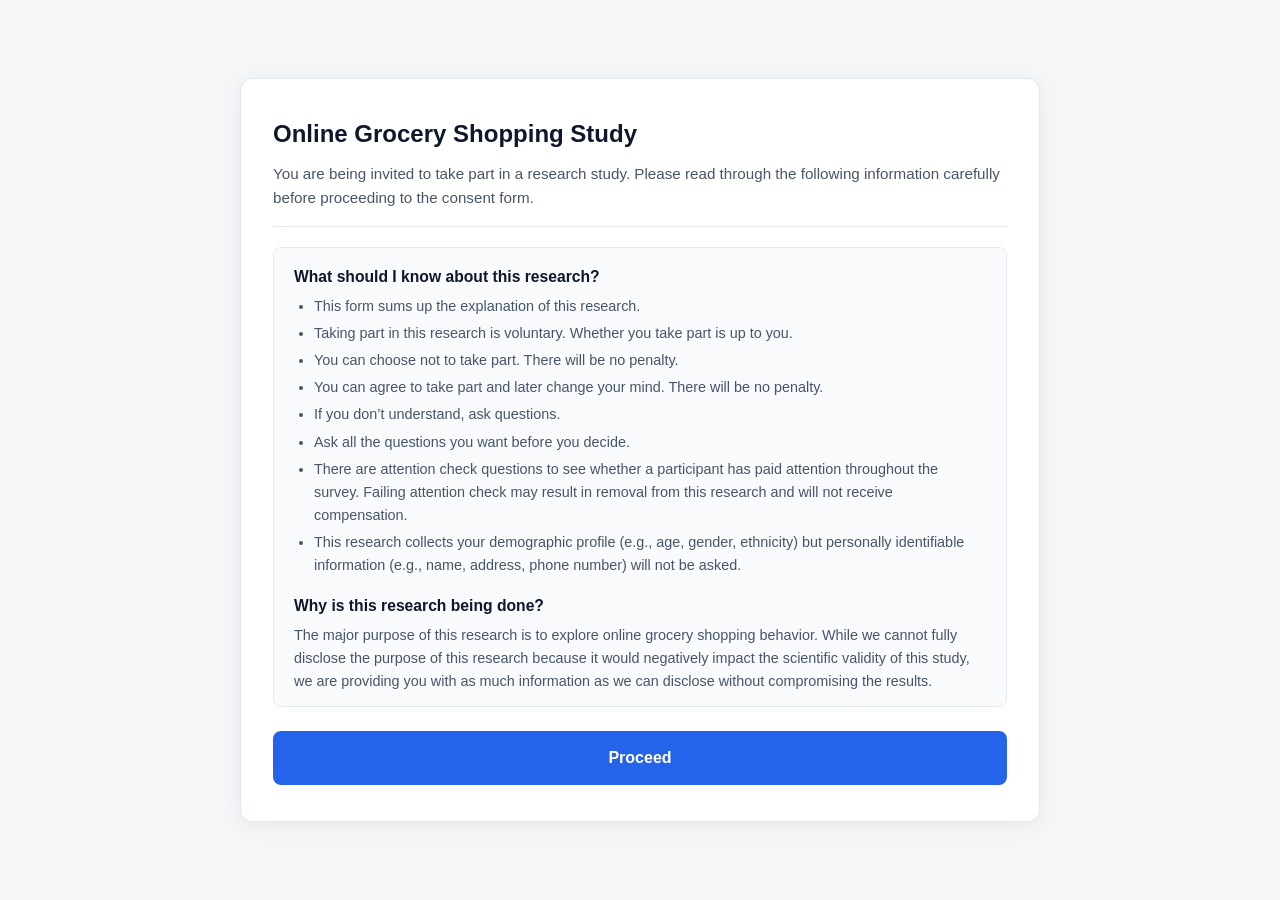
<file: index.html>
<!DOCTYPE html>
<html lang="en">
<head>
    <meta charset="UTF-8">
    <meta name="viewport" content="width=device-width, initial-scale=1.0">
    <title>Research Information</title>
    <style>
        :root {
            --bg-color: #f4f6f8;
            --card-bg: #ffffff;
            --text-primary: #1e293b;
            --text-secondary: #475569;
            --accent-color: #2563eb;
            --hover-color: #1d4ed8;
            --border-color: #e2e8f0;
        }

        * {
            box-sizing: border-box;
            margin: 0;
            padding: 0;
        }

        body {
            font-family: -apple-system, BlinkMacSystemFont, "Segoe UI", Roboto, "Helvetica Neue", Arial, sans-serif;
            background-color: var(--bg-color);
            color: var(--text-primary);
            line-height: 1.6;
            padding: 24px 16px;
            display: flex;
            justify-content: center;
            align-items: center;
            min-height: 100vh;
        }

        .info-card {
            background-color: var(--card-bg);
            max-width: 800px;
            width: 100%;
            border-radius: 12px;
            box-shadow: 0 4px 20px rgba(0, 0, 0, 0.06);
            border: 1px solid var(--border-color);
            padding: 36px 32px;
        }

        .academic-badge {
            display: inline-block;
            font-size: 0.8rem;
            text-transform: uppercase;
            letter-spacing: 1px;
            font-weight: 700;
            color: #475569;
            background-color: #f1f5f9;
            padding: 4px 12px;
            border-radius: 4px;
            margin-bottom: 12px;
        }

        h1 {
            font-size: 1.5rem;
            font-weight: 800;
            color: #0f172a;
            margin-bottom: 8px;
        }

        .intro-lead {
            font-size: 0.95rem;
            color: var(--text-secondary);
            margin-bottom: 20px;
            padding-bottom: 16px;
            border-bottom: 1px solid var(--border-color);
        }

        .content-scroll {
            max-height: 460px;
            overflow-y: auto;
            padding: 16px 20px;
            background: #f8fafc;
            border: 1px solid var(--border-color);
            border-radius: 8px;
            margin-bottom: 24px;
            font-size: 0.9rem;
        }

        .content-scroll::-webkit-scrollbar {
            width: 6px;
        }
        .content-scroll::-webkit-scrollbar-thumb {
            background-color: #cbd5e1;
            border-radius: 4px;
        }

        .content-scroll h3 {
            font-size: 0.98rem;
            font-weight: 700;
            color: #0f172a;
            margin-top: 16px;
            margin-bottom: 6px;
        }

        .content-scroll h3:first-child {
            margin-top: 0;
        }

        .content-scroll ul {
            padding-left: 20px;
            margin-bottom: 12px;
        }

        .content-scroll li {
            margin-bottom: 4px;
            color: var(--text-secondary);
        }

        .content-scroll p {
            margin-bottom: 12px;
            color: var(--text-secondary);
        }

        .next-btn {
            display: block;
            width: 100%;
            padding: 14px;
            background-color: var(--accent-color);
            color: #ffffff;
            border: none;
            border-radius: 8px;
            font-size: 1rem;
            font-weight: 700;
            cursor: pointer;
            text-align: center;
            text-decoration: none;
            transition: background-color 0.2s ease;
        }

        .next-btn:hover {
            background-color: var(--hover-color);
        }
    </style>
</head>
<body>

<div class="info-card">
<!--    <a href="admin.html" class="academic-badge">Academic Research Study</a>-->
    <h1>Online Grocery Shopping Study</h1>
    <p class="intro-lead">You are being invited to take part in a research study. Please read through the following information carefully before proceeding to the consent form.</p>

    <div class="content-scroll">
        <h3>What should I know about this research?</h3>
        <ul>
            <li>This form sums up the explanation of this research.</li>
            <li>Taking part in this research is voluntary. Whether you take part is up to you.</li>
            <li>You can choose not to take part. There will be no penalty.</li>
            <li>You can agree to take part and later change your mind. There will be no penalty.</li>
            <li>If you don’t understand, ask questions.</li>
            <li>Ask all the questions you want before you decide.</li>
            <li>There are attention check questions to see whether a participant has paid attention throughout the survey. Failing attention check may result in removal from this research and will not receive compensation.</li>
            <li>This research collects your demographic profile (e.g., age, gender, ethnicity) but personally identifiable information (e.g., name, address, phone number) will not be asked.</li>
        </ul>

        <h3>Why is this research being done?</h3>
        <p>The major purpose of this research is to explore online grocery shopping behavior. While we cannot fully disclose the purpose of this research because it would negatively impact the scientific validity of this study, we are providing you with as much information as we can disclose without compromising the results.</p>


    </div>

    <a href="consent.html" class="next-btn">Proceed</a>
</div>

</body>
</html>
</file>
